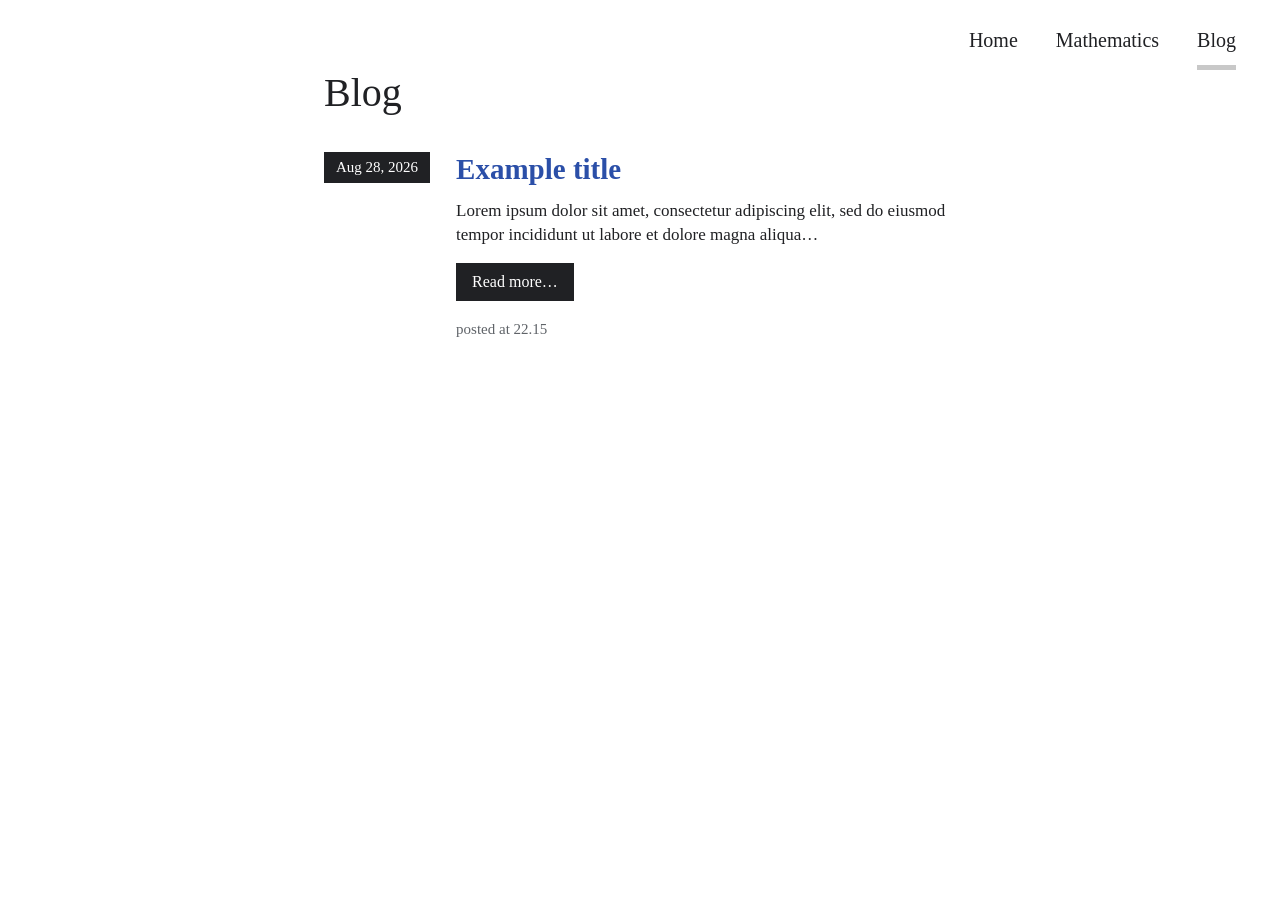
<file: blog.html>
<!DOCTYPE html>
<html lang="en">
<head>
<meta charset="utf-8">
<meta name="viewport" content="width=device-width, initial-scale=1">
<title>Blog | Kevin Haagensen Strömberg</title>
<link rel="stylesheet" href="styles.css">
</head>
<body>

<a class="skip-link" href="#main">Skip to main content</a>

<header class="site-header">
  <nav class="tabs" aria-label="Main">
    <a class="tab" href="index.html">Home</a>
    <a class="tab" href="mathematics.html">Mathematics</a>
    <a class="tab is-active" href="blog.html" aria-current="page">Blog</a>
  </nav>
</header>

<main id="main" class="wrap">

  <h1>Blog</h1>

  <!-- ==========================================================
       One <article class="post-preview"> per post, newest first.
       ========================================================== -->

  <article class="post-preview">
    <p class="post-date">
      <time datetime="2026-08-28">Aug 28, 2026</time>
    </p>
    <div class="post-body">
      <h2 class="post-title"><a href="blog/example-title.html">Example title</a></h2>
      <p>Lorem ipsum dolor sit amet, consectetur adipiscing elit, sed do
      eiusmod tempor incididunt ut labore et dolore magna aliqua&#8230;</p>
      <p><a class="button" href="blog/example-title.html">Read more&#8230;</a></p>
      <p class="post-meta"><span>posted at</span> <time datetime="2026-08-28T22:15+02:00">22.15</time></p>
    </div>
  </article>

</main>
<script src="/site.js" defer></script>
</body>
</html>
</file>
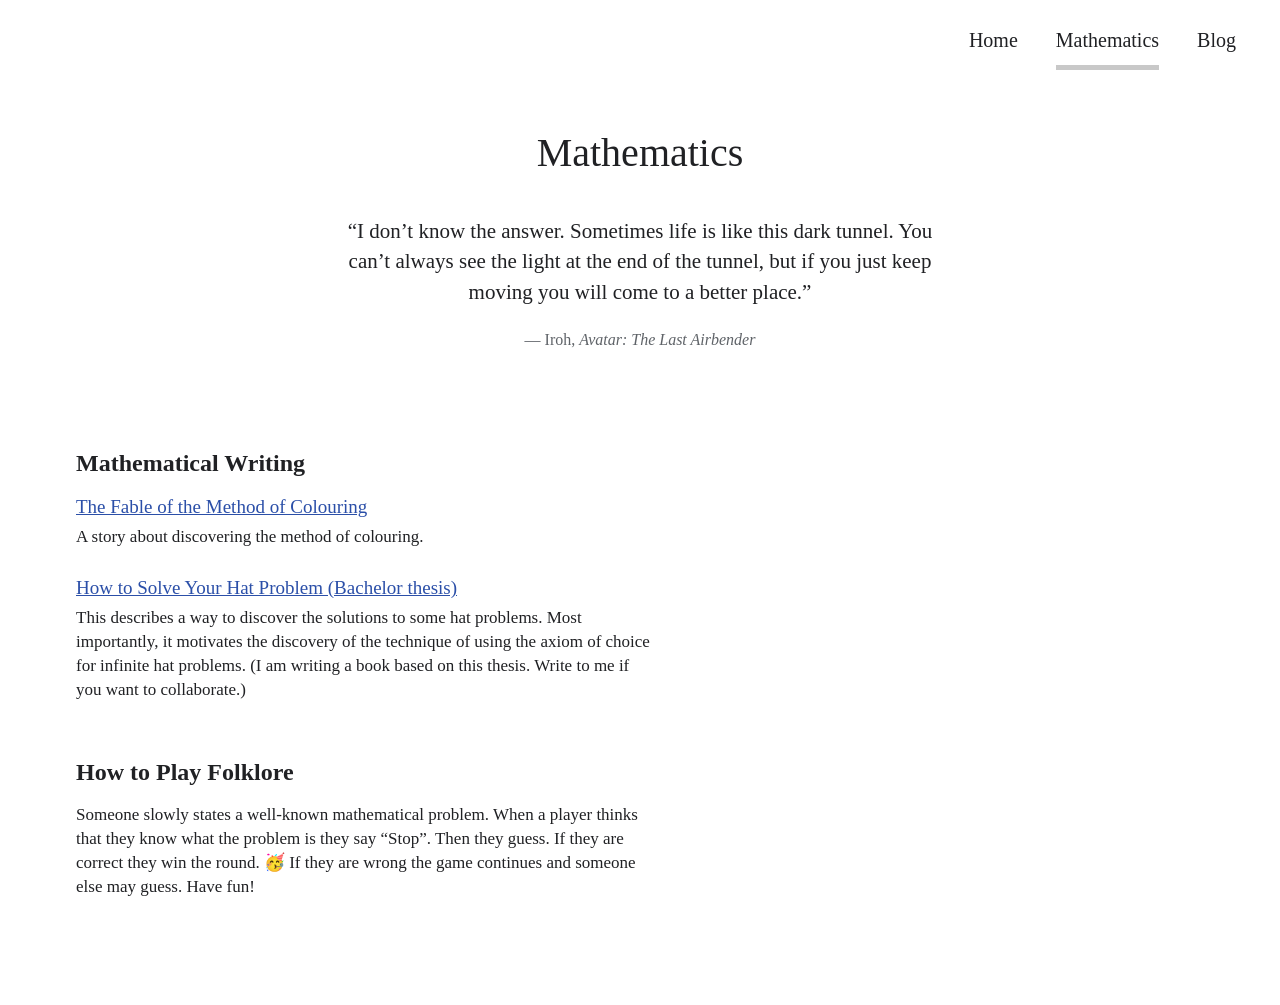
<file: mathematics.html>
<!DOCTYPE html>
<html lang="en">
<head>
<meta charset="utf-8">
<meta name="viewport" content="width=device-width, initial-scale=1">
<title>Mathematics | Kevin Haagensen Strömberg</title>
<link rel="stylesheet" href="styles.css">
</head>
<body>

<a class="skip-link" href="#main">Skip to main content</a>

<header class="site-header">
  <nav class="tabs" aria-label="Main">
    <a class="tab" href="index.html">Home</a>
    <a class="tab is-active" href="mathematics.html" aria-current="page">Mathematics</a>
    <a class="tab" href="blog.html">Blog</a>
  </nav>
</header>

<main id="main">

  <div class="wrap centered">

    <h1>Mathematics</h1>

    <figure class="quote">
      <blockquote>
        <p>&ldquo;I don&rsquo;t know the answer. Sometimes life is like this dark
        tunnel. You can&rsquo;t always see the light at the end of the tunnel,
        but if you just keep moving you will come to a better place.&rdquo;</p>
      </blockquote>
      <figcaption>
        &mdash; Iroh, <cite>Avatar: The Last Airbender</cite>
      </figcaption>
    </figure>
  </div>

  <section class="writing">

    <h2>Mathematical Writing</h2>

    <ul class="entries">
      <li>
        <a href="files/the-fable-of-the-method-of-colouring.pdf">The Fable of the Method of Colouring</a>
        <p>A story about discovering the method of colouring.</p>
      </li>
      <li>
        <a href="https://uu.diva-portal.org/smash/get/diva2:2075118/FULLTEXT01.pdf">How to Solve Your Hat Problem (Bachelor thesis)</a>
        <p>This describes a way to discover the solutions to some hat problems.
        Most importantly, it motivates the discovery of the technique of using
        the axiom of choice for infinite hat problems. (I am writing a book
        based on this thesis. Write to me if you want to collaborate.)</p>
      </li>
    </ul>

    <h2>How to Play Folklore</h2>

    <p>Someone slowly states a well-known mathematical problem. When a player
    thinks that they know what the problem is they say &ldquo;Stop&rdquo;. Then
    they guess. If they are correct they win the round. &#x1F973; If they are
    wrong the game continues and someone else may guess. Have fun!</p>

  </section>

</main>
<script src="/site.js" defer></script>
</body>
</html>
</file>
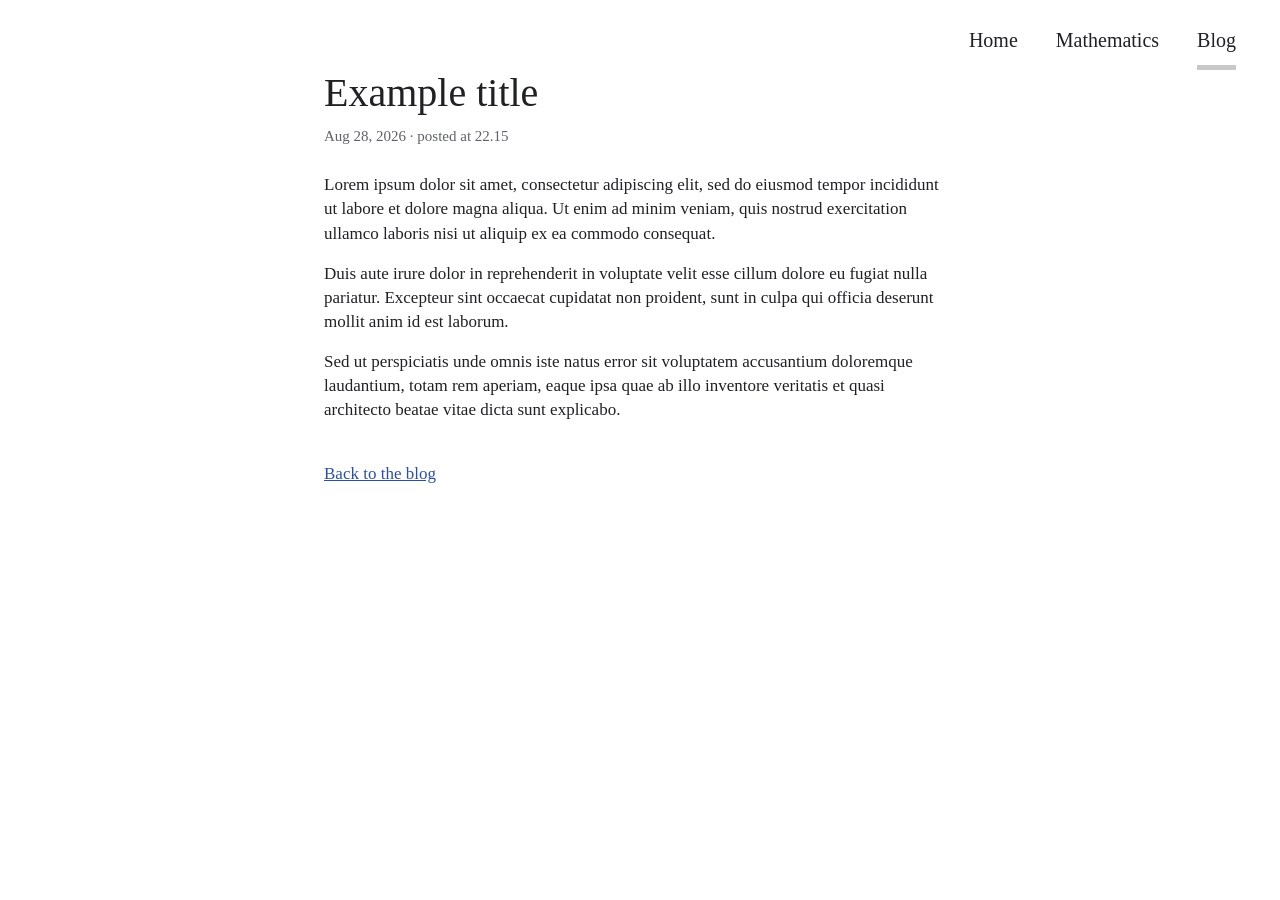
<file: blog/example-title.html>
<!DOCTYPE html>
<html lang="en">
<head>
<meta charset="utf-8">
<meta name="viewport" content="width=device-width, initial-scale=1">
<title>Example title | Kevin Haagensen Strömberg</title>
<link rel="stylesheet" href="../styles.css">
</head>
<body>

<a class="skip-link" href="#main">Skip to main content</a>

<header class="site-header">
  <nav class="tabs" aria-label="Main">
    <a class="tab" href="../index.html">Home</a>
    <a class="tab" href="../mathematics.html">Mathematics</a>
    <a class="tab is-active" href="../blog.html" aria-current="page">Blog</a>
  </nav>
</header>

<main id="main" class="wrap">

  <h1>Example title</h1>

  <p class="post-meta post-meta-top">
    <time datetime="2026-08-28T22:15+02:00">Aug 28, 2026 &middot; posted at 22.15</time>
  </p>

  <p>Lorem ipsum dolor sit amet, consectetur adipiscing elit, sed do eiusmod
  tempor incididunt ut labore et dolore magna aliqua. Ut enim ad minim veniam,
  quis nostrud exercitation ullamco laboris nisi ut aliquip ex ea commodo
  consequat.</p>

  <p>Duis aute irure dolor in reprehenderit in voluptate velit esse cillum
  dolore eu fugiat nulla pariatur. Excepteur sint occaecat cupidatat non
  proident, sunt in culpa qui officia deserunt mollit anim id est laborum.</p>

  <p>Sed ut perspiciatis unde omnis iste natus error sit voluptatem accusantium
  doloremque laudantium, totam rem aperiam, eaque ipsa quae ab illo inventore
  veritatis et quasi architecto beatae vitae dicta sunt explicabo.</p>

  <p class="back"><a href="../blog.html">Back to the blog</a></p>

</main>
<script src="/site.js" defer></script>
</body>
</html>
</file>
<file: styles.css>
/* Kevin Haagensen Strömberg
   Typography follows Butterick's Practical Typography — see CLAUDE.md.
   Key constraints: line spacing 120–145%, measure 45–90 characters,
   with a serif font supplied by the visitor's device. */

:root {
  --bg: #ffffff;
  --text: #202124;
  --muted: #5f6368;
  --rule: #c8c8c8;          /* underline under the active tab */
  --rule-hover: #e6e6e6;
  --link: #2b4fa8;          /* contrast 7.5:1 on white — AAA for body text */

  /* Installed fonts only: no font files, downloads or bundled licence text. */
  --serif: Charter, "Palatino Linotype", Palatino, serif;

  --wrap: 680px;            /* reading width; font metrics vary by device */
  --gutter: 44px;
}

*,
*::before,
*::after {
  box-sizing: border-box;
}

html {
  -webkit-text-size-adjust: 100%;
}

body {
  margin: 0;
  background: var(--bg);
  color: var(--text);
  font-family: var(--serif);
  font-size: 17px;
  line-height: 1.42;        /* 142% — top of the 120–145% range */
}

.wrap {
  width: 100%;
  max-width: var(--wrap);
  margin: 0 auto;
  padding: 0 24px;
}

/* Skip link — visible only on keyboard focus */
.skip-link {
  position: absolute;
  left: -9999px;
  top: 0;
  background: var(--text);
  color: #fff;
  padding: 10px 16px;
  z-index: 10;
}

.skip-link:focus {
  left: 0;
}

/* ---------------------------------------------------------------
   Header — tabs at the top right, full viewport width, no divider
   beneath. The active tab carries a grey underline.
   --------------------------------------------------------------- */

.site-header {
  padding: 28px var(--gutter) 0;
  display: flex;
  justify-content: flex-end;
}

.tabs {
  display: flex;
  gap: 38px;
}

.tab {
  font-size: 20px;
  line-height: 1.2;
  color: var(--text);
  text-decoration: none;    /* underline would read as a link cue here;
                               the active state is the grey rule below */
  padding-bottom: 13px;
  border-bottom: 5px solid transparent;
  white-space: nowrap;
}

.tab:hover {
  border-bottom-color: var(--rule-hover);
}

.tab.is-active,
.tab.is-active:hover {
  border-bottom-color: var(--rule);
}

.tab:focus-visible {
  outline: 2px solid var(--text);
  outline-offset: 4px;
}

/* Main */
main {
  padding: 60px 0 90px;
}

.centered {
  text-align: center;       /* short display passages only */
}

h1 {
  margin: 0 0 10px;
  font-size: 40px;
  font-weight: 400;
  line-height: 1.15;        /* display sizes take tighter leading */
}

h2 {
  margin: 0 0 10px;
  font-size: 24px;
  font-weight: 400;
  line-height: 1.25;
}

p {
  margin: 0 0 16px;         /* space between paragraphs, no first-line
                               indent — never both */
}

/* Widow and orphan control */
p,
blockquote,
li {
  text-wrap: pretty;
}

h1,
h2 {
  text-wrap: balance;
}

a {
  color: var(--link);       /* links keep their underline: underlining
                               means a link, and nothing else */
}

/* Pull quote */
.quote {
  margin: 40px auto 0;
  max-width: 600px;         /* keep the quotation's lines comfortably short */
}

.quote blockquote {
  margin: 0;
  font-size: 21px;
  line-height: 1.45;        /* 145% — the ceiling, not beyond it */
}

.quote blockquote p {
  margin: 0;
}

.quote figcaption {
  margin-top: 22px;
  color: var(--muted);
  font-size: 16px;
}

.quote cite {
  font-style: italic;       /* italic, not underline, for emphasis */
}

.back {
  margin-top: 40px;
}

/* ---------------------------------------------------------------
   Blog index: date block on the left, then title, excerpt, a
   Read more button and the posted-at line.
   --------------------------------------------------------------- */

.post-preview {
  margin-top: 36px;
  display: grid;
  grid-template-columns: max-content minmax(0, 1fr);
  column-gap: 26px;
  margin-bottom: 64px;
}

.post-preview:last-child {
  margin-bottom: 0;
}

.post-date {
  margin: 0;
  align-self: start;
  background: var(--text);
  color: #fff;
  padding: 5px 12px;
  font-size: 15px;
  line-height: 1.4;
  white-space: nowrap;
}

.post-title {
  margin: 0 0 12px;
  font-size: 29px;
  font-weight: 700;
  line-height: 1.2;
}

.post-title a {
  text-decoration: none;
}

.post-title a:hover,
.post-title a:focus-visible {
  text-decoration: underline;
}

.button {
  display: inline-block;
  background: var(--text);
  color: #fff;
  text-decoration: none;
  padding: 8px 16px;
  font-size: 16px;
  line-height: 1.4;
}

.button:hover,
.button:focus-visible {
  background: #000;
}

.post-meta {
  margin: 18px 0 0;
  color: var(--muted);
  font-size: 15px;
}

.post-meta-top {
  margin: 0 0 26px;
}

/* Left-aligned section, set in from the left edge of the page */
.writing {
  margin-top: 96px;
  padding-left: 76px;
  padding-right: var(--gutter);
  text-align: left;
}

.writing h2 {
  margin: 54px 0 16px;
  font-weight: 700;        /* use the installed family's standard bold face */
}

.writing h2:first-child {
  margin-top: 0;
}

/* List of writings: title, then its description */
.entries {
  list-style: none;
  margin: 0;
  padding: 0;
}

.entries li + li {
  margin-top: 26px;
}

.entries a {
  font-size: 19px;
}

.entries p {
  margin: 4px 0 0;
}

.writing p {
  max-width: 34em;          /* holds the measure inside 90 characters */
}

/* Small screens */
@media (max-width: 700px) {
  :root {
    --gutter: 20px;
  }

  body {
    font-size: 16px;
  }

  .wrap {
    padding: 0 20px;
  }

  .site-header {
    padding-top: 20px;
  }

  .tabs {
    gap: 24px;
  }

  .tab {
    font-size: 17px;
    padding-bottom: 10px;
    border-bottom-width: 4px;
  }

  main {
    padding: 42px 0 70px;
  }

  h1 {
    font-size: 31px;
  }

  .quote {
    margin-top: 30px;
  }

  .quote blockquote {
    font-size: 18px;
    line-height: 1.45;
  }

  .writing {
    margin-top: 62px;
    padding-left: 28px;
  }

  .post-preview {
    grid-template-columns: minmax(0, 1fr);
    row-gap: 12px;
    margin-bottom: 48px;
  }

  .post-date {
    justify-self: start;
  }

  .post-title {
    font-size: 25px;
  }
}
</file>
